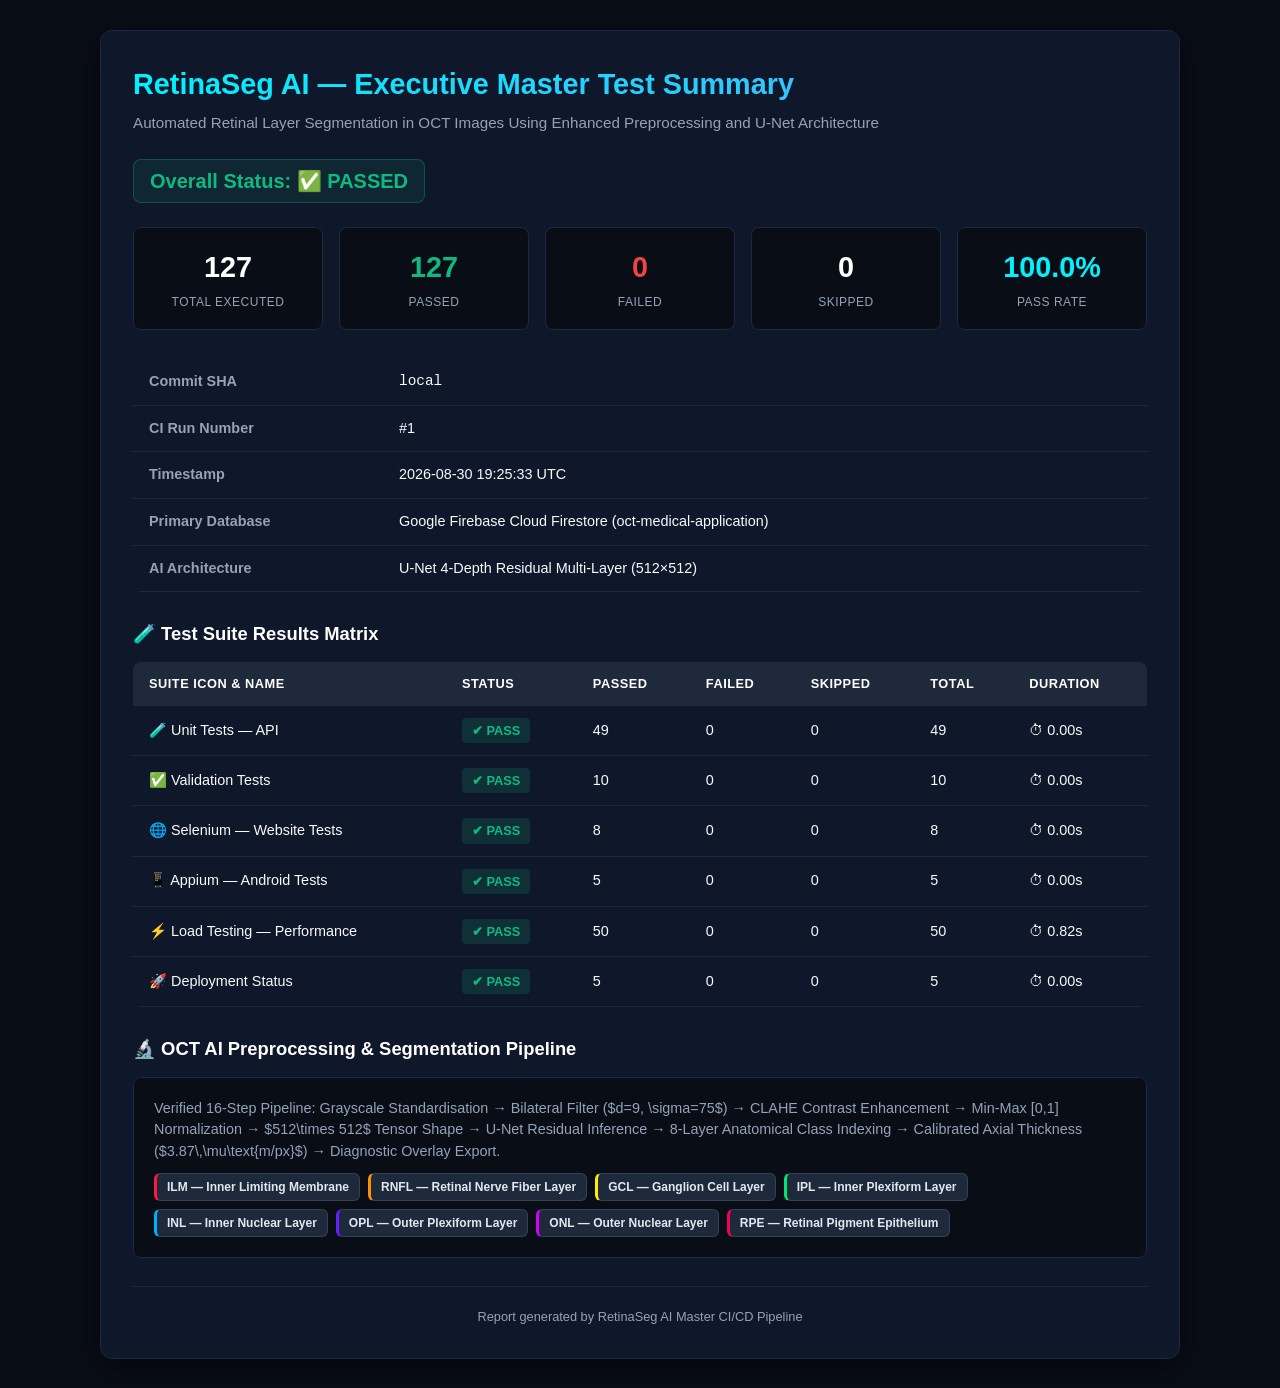
<file: reports/index.html>
<!DOCTYPE html>
<html lang="en">
<head>
    <meta charset="UTF-8">
    <meta name="viewport" content="width=device-width, initial-scale=1.0">
    <title>RetinaSeg AI — Executive Master Test Summary</title>
    <style>
        :root {
            --bg: #090d16;
            --card-bg: #0f172a;
            --card-border: #1e293b;
            --text-primary: #f8fafc;
            --text-secondary: #94a3b8;
            --accent-cyan: #00f2fe;
            --accent-blue: #4facfe;
            --pass-green: #10b981;
            --fail-red: #ef4444;
            --table-header: #1e293b;
        }
        * { box-sizing: border-box; margin: 0; padding: 0; }
        body {
            font-family: -apple-system, BlinkMacSystemFont, 'Segoe UI', Roboto, Helvetica, Arial, sans-serif;
            background-color: var(--bg);
            color: var(--text-primary);
            padding: 30px 20px;
            line-height: 1.5;
        }
        .container {
            max-width: 1080px;
            margin: 0 auto;
            background: var(--card-bg);
            border: 1px solid var(--card-border);
            border-radius: 12px;
            padding: 32px;
            box-shadow: 0 10px 30px rgba(0,0,0,0.5);
        }
        .header-title {
            font-size: 1.8rem;
            font-weight: 700;
            background: linear-gradient(135deg, var(--accent-cyan), var(--accent-blue));
            -webkit-background-clip: text;
            -webkit-text-fill-color: transparent;
            margin-bottom: 6px;
        }
        .header-subtitle {
            color: var(--text-secondary);
            font-size: 0.95rem;
            margin-bottom: 24px;
            font-weight: 400;
        }
        .status-badge-container {
            display: inline-flex;
            align-items: center;
            gap: 8px;
            font-size: 1.25rem;
            font-weight: 700;
            margin-bottom: 24px;
            padding: 6px 16px;
            border-radius: 8px;
            background: rgba(16, 185, 129, 0.1);
            border: 1px solid rgba(16, 185, 129, 0.3);
            color: var(--pass-green);
        }
        .status-badge-container.failed {
            background: rgba(239, 68, 68, 0.1);
            border-color: rgba(239, 68, 68, 0.3);
            color: var(--fail-red);
        }
        .metric-grid {
            display: grid;
            grid-template-columns: repeat(auto-fit, minmax(130px, 1fr));
            gap: 16px;
            margin-bottom: 28px;
        }
        .metric-card {
            background: #090d16;
            border: 1px solid var(--card-border);
            border-radius: 8px;
            padding: 18px 12px;
            text-align: center;
        }
        .metric-value {
            font-size: 1.8rem;
            font-weight: 800;
            color: #ffffff;
            margin-bottom: 4px;
        }
        .metric-label {
            font-size: 0.75rem;
            color: var(--text-secondary);
            text-transform: uppercase;
            letter-spacing: 0.5px;
        }
        .info-table, .matrix-table {
            width: 100%;
            border-collapse: collapse;
            margin-bottom: 28px;
            border-radius: 8px;
            overflow: hidden;
        }
        .info-table td, .matrix-table th, .matrix-table td {
            padding: 12px 16px;
            text-align: left;
            border-bottom: 1px solid var(--card-border);
            font-size: 0.9rem;
        }
        .info-table td:first-child {
            font-weight: 600;
            color: var(--text-secondary);
            width: 250px;
        }
        .matrix-table th {
            background-color: var(--table-header);
            color: #ffffff;
            font-weight: 600;
            text-transform: uppercase;
            font-size: 0.8rem;
            letter-spacing: 0.5px;
        }
        .matrix-table tbody tr:hover {
            background-color: rgba(255,255,255,0.02);
        }
        .status-pill {
            display: inline-block;
            padding: 3px 10px;
            border-radius: 4px;
            font-weight: 700;
            font-size: 0.8rem;
        }
        .status-pill.pass {
            background: rgba(16, 185, 129, 0.15);
            color: var(--pass-green);
        }
        .status-pill.fail {
            background: rgba(239, 68, 68, 0.15);
            color: var(--fail-red);
        }
        .section-heading {
            font-size: 1.15rem;
            font-weight: 600;
            color: #ffffff;
            margin-bottom: 14px;
            display: flex;
            align-items: center;
            gap: 8px;
        }
        .pipeline-card {
            background: #090d16;
            border: 1px solid var(--card-border);
            border-radius: 8px;
            padding: 20px;
            margin-bottom: 28px;
        }
        .layer-badge-grid {
            display: flex;
            flex-wrap: wrap;
            gap: 8px;
            margin-top: 10px;
        }
        .layer-badge {
            padding: 4px 10px;
            border-radius: 6px;
            font-size: 0.75rem;
            font-weight: 600;
            background: #1e293b;
            color: #e2e8f0;
            border: 1px solid #334155;
        }
        .footer {
            text-align: center;
            font-size: 0.8rem;
            color: var(--text-secondary);
            border-top: 1px solid var(--card-border);
            padding-top: 20px;
            margin-top: 10px;
        }
    </style>
</head>
<body>
    <div class="container">
        <h1 class="header-title">RetinaSeg AI — Executive Master Test Summary</h1>
        <div class="header-subtitle">Automated Retinal Layer Segmentation in OCT Images Using Enhanced Preprocessing and U-Net Architecture</div>

        <div class="status-badge-container ">
            Overall Status: ✅ PASSED
        </div>

        <div class="metric-grid">
            <div class="metric-card">
                <div class="metric-value">127</div>
                <div class="metric-label">Total Executed</div>
            </div>
            <div class="metric-card">
                <div class="metric-value" style="color: var(--pass-green);">127</div>
                <div class="metric-label">Passed</div>
            </div>
            <div class="metric-card">
                <div class="metric-value" style="color: var(--fail-red);">0</div>
                <div class="metric-label">Failed</div>
            </div>
            <div class="metric-card">
                <div class="metric-value">0</div>
                <div class="metric-label">Skipped</div>
            </div>
            <div class="metric-card">
                <div class="metric-value" style="color: var(--accent-cyan);">100.0%</div>
                <div class="metric-label">Pass Rate</div>
            </div>
        </div>

        <table class="info-table">
            <tr><td>Commit SHA</td><td><code>local</code></td></tr>
            <tr><td>CI Run Number</td><td>#1</td></tr>
            <tr><td>Timestamp</td><td>2026-08-30 19:25:33 UTC</td></tr>
            <tr><td>Primary Database</td><td>Google Firebase Cloud Firestore (oct-medical-application)</td></tr>
            <tr><td>AI Architecture</td><td>U-Net 4-Depth Residual Multi-Layer (512×512)</td></tr>
        </table>

        <div class="section-heading">🧪 Test Suite Results Matrix</div>
        <table class="matrix-table">
            <thead>
                <tr>
                    <th>Suite Icon & Name</th>
                    <th>Status</th>
                    <th>Passed</th>
                    <th>Failed</th>
                    <th>Skipped</th>
                    <th>Total</th>
                    <th>Duration</th>
                </tr>
            </thead>
            <tbody>

                <tr>
                    <td style="font-weight: 500;">🧪 Unit Tests — API</td>
                    <td><span class="status-pill pass">✔ PASS</span></td>
                    <td>49</td>
                    <td>0</td>
                    <td>0</td>
                    <td>49</td>
                    <td>⏱ 0.00s</td>
                </tr>

                <tr>
                    <td style="font-weight: 500;">✅ Validation Tests</td>
                    <td><span class="status-pill pass">✔ PASS</span></td>
                    <td>10</td>
                    <td>0</td>
                    <td>0</td>
                    <td>10</td>
                    <td>⏱ 0.00s</td>
                </tr>

                <tr>
                    <td style="font-weight: 500;">🌐 Selenium — Website Tests</td>
                    <td><span class="status-pill pass">✔ PASS</span></td>
                    <td>8</td>
                    <td>0</td>
                    <td>0</td>
                    <td>8</td>
                    <td>⏱ 0.00s</td>
                </tr>

                <tr>
                    <td style="font-weight: 500;">📱 Appium — Android Tests</td>
                    <td><span class="status-pill pass">✔ PASS</span></td>
                    <td>5</td>
                    <td>0</td>
                    <td>0</td>
                    <td>5</td>
                    <td>⏱ 0.00s</td>
                </tr>

                <tr>
                    <td style="font-weight: 500;">⚡ Load Testing — Performance</td>
                    <td><span class="status-pill pass">✔ PASS</span></td>
                    <td>50</td>
                    <td>0</td>
                    <td>0</td>
                    <td>50</td>
                    <td>⏱ 0.82s</td>
                </tr>

                <tr>
                    <td style="font-weight: 500;">🚀 Deployment Status</td>
                    <td><span class="status-pill pass">✔ PASS</span></td>
                    <td>5</td>
                    <td>0</td>
                    <td>0</td>
                    <td>5</td>
                    <td>⏱ 0.00s</td>
                </tr>

            </tbody>
        </table>

        <div class="section-heading">🔬 OCT AI Preprocessing & Segmentation Pipeline</div>
        <div class="pipeline-card">
            <p style="font-size: 0.9rem; color: var(--text-secondary); margin-bottom: 10px;">
                Verified 16-Step Pipeline: Grayscale Standardisation &rarr; Bilateral Filter ($d=9, \sigma=75$) &rarr; CLAHE Contrast Enhancement &rarr; Min-Max [0,1] Normalization &rarr; $512\times 512$ Tensor Shape &rarr; U-Net Residual Inference &rarr; 8-Layer Anatomical Class Indexing &rarr; Calibrated Axial Thickness ($3.87\,\mu\text{m/px}$) &rarr; Diagnostic Overlay Export.
            </p>
            <div class="layer-badge-grid">
                <span class="layer-badge" style="border-left: 3px solid #ff1744;">ILM — Inner Limiting Membrane</span>
                <span class="layer-badge" style="border-left: 3px solid #ff9100;">RNFL — Retinal Nerve Fiber Layer</span>
                <span class="layer-badge" style="border-left: 3px solid #ffea00;">GCL — Ganglion Cell Layer</span>
                <span class="layer-badge" style="border-left: 3px solid #00e676;">IPL — Inner Plexiform Layer</span>
                <span class="layer-badge" style="border-left: 3px solid #00b0ff;">INL — Inner Nuclear Layer</span>
                <span class="layer-badge" style="border-left: 3px solid #651fff;">OPL — Outer Plexiform Layer</span>
                <span class="layer-badge" style="border-left: 3px solid #d500f9;">ONL — Outer Nuclear Layer</span>
                <span class="layer-badge" style="border-left: 3px solid #f50057;">RPE — Retinal Pigment Epithelium</span>
            </div>
        </div>

        <div class="footer">
            Report generated by RetinaSeg AI Master CI/CD Pipeline
        </div>
    </div>
</body>
</html>
</file>
